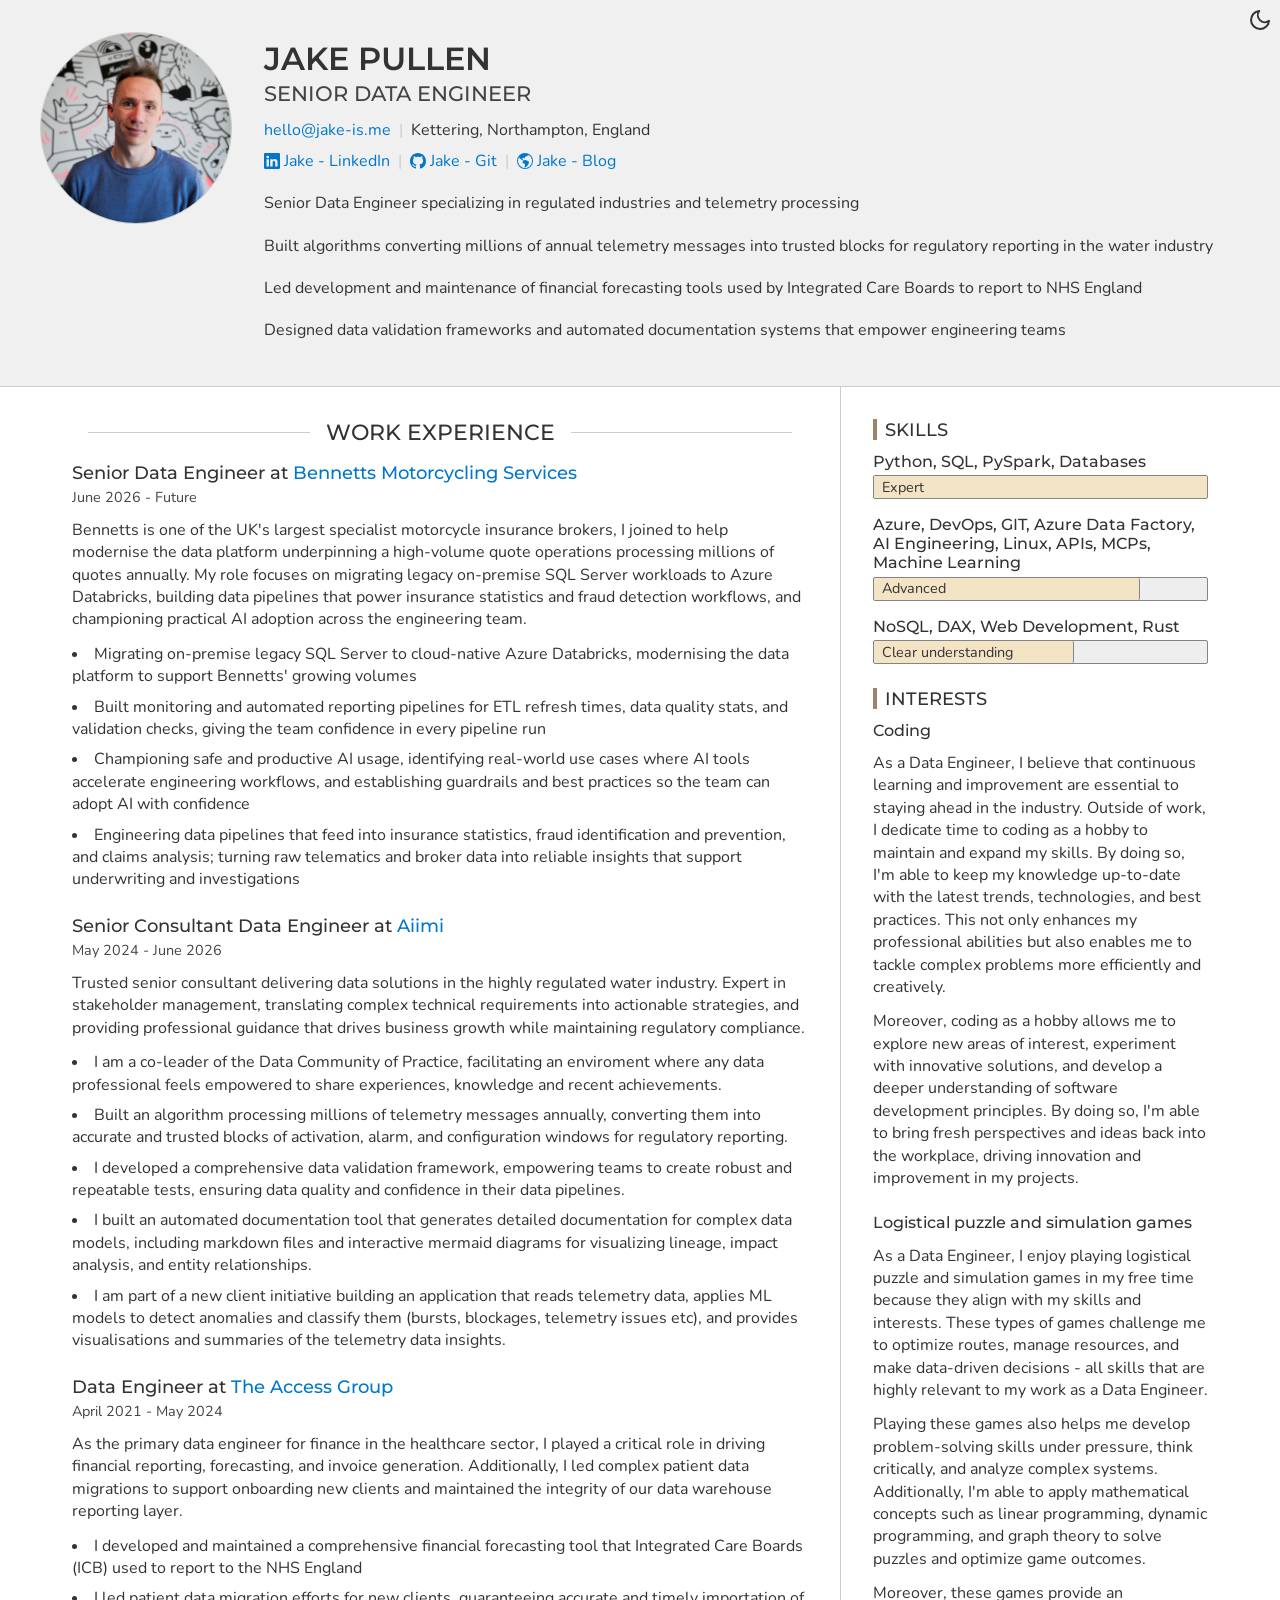
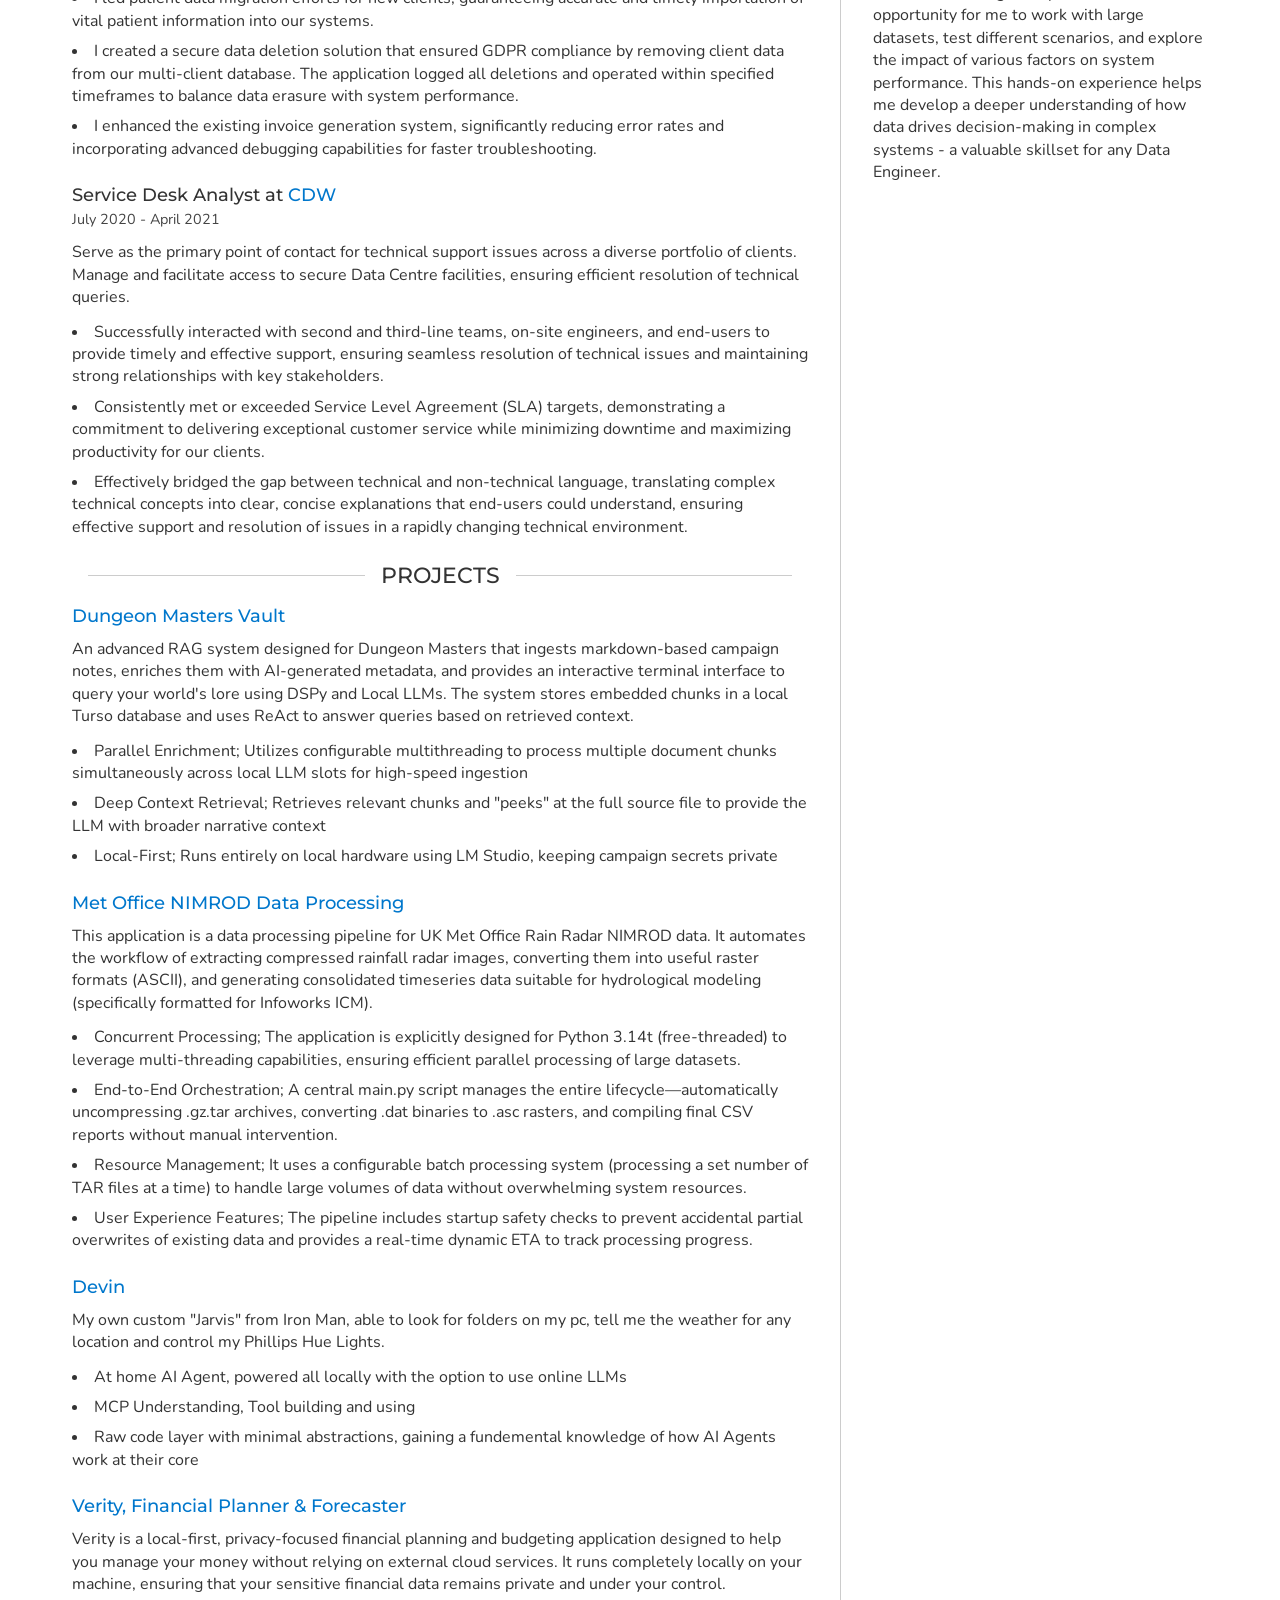
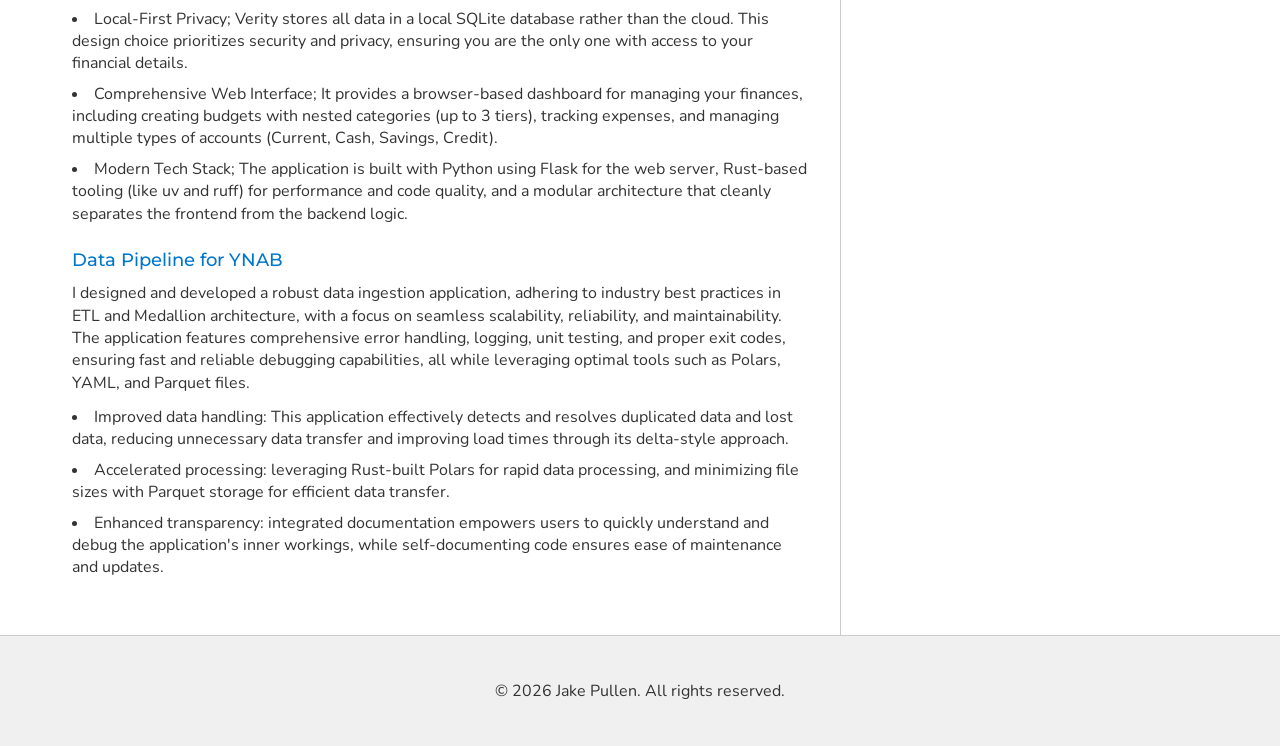
<file: index.html>
<!doctype html>
<html lang="en">

<head>
    <meta charset="utf-8" />
    <meta name="viewport" content="width=device-width, initial-scale=1" />

    <!-- Site Info -->
    <title>Jake Pullen - Portfolio</title>
    <meta name="description" content="Jake Pullen - Senior Data Engineer specializing in regulated industries and telemetry processing" />
    <meta name="author" content="Jake Pullen" />

    <!-- Open Graph Tags: The title of the page for social media sharing. It can match the title tag or be more descriptive. -->
    <meta property="og:title" content="Jake Pullen" />

    <!-- Open Graph Tags: Typically set to "website" for static sites or "article" for content-heavy pages. -->
    <meta property="og:type" content="website" />

    <!-- Open Graph Tags: The URL of the page, used to ensure link previews resolve to the correct page. -->
    <meta property="og:url" content="127.0.0.1:5500/index.html" />

    <!-- Open Graph Tags: URL of an image that represents the page. Useful for link previews. -->
    <meta property="og:image" content="127.0.0.1:5500/img/main_photo.jpg" />

    <!-- Open Graph Tags: Provides an alternative text for the image to improve accessibility. -->
    <meta property="og:image:alt" content="Jake Pullen Profile Image" />

    <!-- Preconnect for Google Fonts -->
    <link rel="preconnect" href="https://fonts.googleapis.com" />
    <link rel="preconnect" href="https://fonts.gstatic.com" crossorigin />

    <!-- Custom Font -->
    <link
        href="https://fonts.googleapis.com/css2?family=Montserrat:ital,wght@0,100..900;1,100..900&family=Nunito:ital,wght@0,200..1000;1,200..1000&display=swap"
        rel="stylesheet" />

    <!-- Stylesheet -->
    <link rel="stylesheet" href="css/modern_normalize.css" />
    <link rel="stylesheet" href="css/html5bp.css" />
    <link rel="stylesheet" href="css/main.css" />

    <!-- Set a theme color that matches your website's primary color -->
    <meta name="theme-color" content="#fafafa" />

    <!-- Favicon for all browsers -->
    <link rel="icon" href="img/fav-icon.png" sizes="any" />
    <link rel="icon" href="img/fav-icon.png" type="image/png" />

    <!-- Apple touch icon for iOS devices -->
    <link rel="apple-touch-icon" sizes="180x180" href="/icon.png" />

    <!-- Web app manifest for Progressive Web Apps -->
    <link rel="manifest" href="/site.webmanifest" />

    <!-- Content Security Policy: Uncomment to enhance security by restricting where content can be loaded from (useful for preventing certain attacks like XSS). Update if adding external sources (e.g., Google Fonts, Bootstrap CDN, analytics, etc). -->
    <!-- <meta http-equiv="Content-Security-Policy" content=" default-src 'self'; script-src 'self' code.jquery.com; style-src 'self' fonts.googleapis.com; font-src fonts.gstatic.com; img-src 'self' images.examplecdn.com; "> -->
</head>

<body>
    <header class="page-header">
        <div class="container">
            <div class="header-top flex-responsive">
                
                <img class="header-image" width="256" height="256" src="img/main_photo.jpg"
                    alt="Jake Pullen Profile Image" />
                
                <div class="header-info">
                    <h1>Jake Pullen</h1>
                    
                    <h2 class="header-label">Senior Data Engineer</h2>
                     
                    <address>
                        <ul class="inline-list flex-responsive">
                            
                            <li>
                                <a href="mailto:hello@jake-is.me">hello@jake-is.me</a>
                            </li>
                              
                            <li>Kettering, Northampton, England</li>
                            
                        </ul>
                    </address>
                     
                    <ul class="inline-list flex-responsive">
                        
                        <li>
                            <a href="https://www.linkedin.com/in/jake-pullen/" rel="noopener noreferrer" aria-label="Jake - LinkedIn"
                                class="link-with-icon">
                                <svg aria-hidden="true"
     xmlns="http://www.w3.org/2000/svg"
     role="img"
     width="16"
     height="16"
     fill="currentColor"
     class="bi bi-linkedin"
     viewBox="0 0 16 16">
  <path d="M0 1.146C0 .513.526 0 1.175 0h13.65C15.474 0 16 .513 16 1.146v13.708c0 .633-.526 1.146-1.175 1.146H1.175C.526 16 0 15.487 0 14.854zm4.943 12.248V6.169H2.542v7.225zm-1.2-8.212c.837 0 1.358-.554 1.358-1.248-.015-.709-.52-1.248-1.342-1.248S2.4 3.226 2.4 3.934c0 .694.521 1.248 1.327 1.248zm4.908 8.212V9.359c0-.216.016-.432.08-.586.173-.431.568-.878 1.232-.878.869 0 1.216.662 1.216 1.634v3.865h2.401V9.25c0-2.22-1.184-3.252-2.764-3.252-1.274 0-1.845.7-2.165 1.193v.025h-.016l.016-.025V6.169h-2.4c.03.678 0 7.225 0 7.225z" />
</svg>
 Jake - LinkedIn
                            </a>
                        </li>
                        
                        <li>
                            <a href="https://git.jakes-asgard.uk/Jake" rel="noopener noreferrer" aria-label="Jake - Git"
                                class="link-with-icon">
                                <svg aria-hidden="true"
     xmlns="http://www.w3.org/2000/svg"
     role="img"
     width="16"
     height="16"
     fill="currentColor"
     class="bi bi-github"
     viewBox="0 0 16 16">
  <path d="M8 0C3.58 0 0 3.58 0 8c0 3.54 2.29 6.53 5.47 7.59.4.07.55-.17.55-.38 0-.19-.01-.82-.01-1.49-2.01.37-2.53-.49-2.69-.94-.09-.23-.48-.94-.82-1.13-.28-.15-.68-.52-.01-.53.63-.01 1.08.58 1.23.82.72 1.21 1.87.87 2.33.66.07-.52.28-.87.51-1.07-1.78-.2-3.64-.89-3.64-3.95 0-.87.31-1.59.82-2.15-.08-.2-.36-1.02.08-2.12 0 0 .67-.21 2.2.82.64-.18 1.32-.27 2-.27s1.36.09 2 .27c1.53-1.04 2.2-.82 2.2-.82.44 1.1.16 1.92.08 2.12.51.56.82 1.27.82 2.15 0 3.07-1.87 3.75-3.65 3.95.29.25.54.73.54 1.48 0 1.07-.01 1.93-.01 2.2 0 .21.15.46.55.38A8.01 8.01 0 0 0 16 8c0-4.42-3.58-8-8-8" />
</svg>
 Jake - Git
                            </a>
                        </li>
                        
                        <li>
                            <a href="/blog" rel="noopener noreferrer" aria-label="Jake - Blog"
                                class="link-with-icon">
                                <svg aria-hidden="true"
     xmlns="http://www.w3.org/2000/svg"
     role="img"
     width="16"
     height="16"
     fill="currentColor"
     class="bi bi-globe-americas"
     viewBox="0 0 16 16">
  <path d="M8 0a8 8 0 1 0 0 16A8 8 0 0 0 8 0M2.04 4.326c.325 1.329 2.532 2.54 3.717 3.19.48.263.793.434.743.484q-.121.12-.242.234c-.416.396-.787.749-.758 1.266.035.634.618.824 1.214 1.017.577.188 1.168.38 1.286.983.082.417-.075.988-.22 1.52-.215.782-.406 1.48.22 1.48 1.5-.5 3.798-3.186 4-5 .138-1.243-2-2-3.5-2.5-.478-.16-.755.081-.99.284-.172.15-.322.279-.51.216-.445-.148-2.5-2-1.5-2.5.78-.39.952-.171 1.227.182.078.099.163.208.273.318.609.304.662-.132.723-.633.039-.322.081-.671.277-.867.434-.434 1.265-.791 2.028-1.12.712-.306 1.365-.587 1.579-.88A7 7 0 1 1 2.04 4.327Z" />
</svg>
 Jake - Blog
                            </a>
                        </li>
                        
                    </ul>
                      
                    <p class="header-summary">Senior Data Engineer specializing in regulated industries and telemetry processing</p>
                    
                    <p class="header-summary">Built algorithms converting millions of annual telemetry messages into trusted blocks for regulatory reporting in the water industry</p>
                    
                    <p class="header-summary">Led development and maintenance of financial forecasting tools used by Integrated Care Boards to report to NHS England</p>
                    
                    <p class="header-summary">Designed data validation frameworks and automated documentation systems that empower engineering teams</p>
                     
                </div>
            </div>
        </div>
        <button class="theme-toggle" id="theme-toggle" aria-label="Toggle Dark Mode">
            <!-- Sun Icon -->
            <svg class="icon-sun" xmlns="http://www.w3.org/2000/svg" width="24" height="24" viewBox="0 0 24 24"
                fill="none" stroke="currentColor" stroke-width="2" stroke-linecap="round" stroke-linejoin="round">
                <circle cx="12" cy="12" r="5"></circle>
                <line x1="12" y1="1" x2="12" y2="3"></line>
                <line x1="12" y1="21" x2="12" y2="23"></line>
                <line x1="4.22" y1="4.22" x2="5.64" y2="5.64"></line>
                <line x1="18.36" y1="18.36" x2="19.78" y2="19.78"></line>
                <line x1="1" y1="12" x2="3" y2="12"></line>
                <line x1="21" y1="12" x2="23" y2="12"></line>
                <line x1="4.22" y1="19.78" x2="5.64" y2="18.36"></line>
                <line x1="18.36" y1="5.64" x2="19.78" y2="4.22"></line>
            </svg>
            <!-- Moon Icon -->
            <svg class="icon-moon" xmlns="http://www.w3.org/2000/svg" width="24" height="24" viewBox="0 0 24 24"
                fill="none" stroke="currentColor" stroke-width="2" stroke-linecap="round" stroke-linejoin="round">
                <path d="M21 12.79A9 9 0 1 1 11.21 3 7 7 0 0 0 21 12.79z"></path>
            </svg>
        </button>
        </div>
    </header>

    <div class="page-content">
        <div class="container">
            <main>
                
                <section>
                    <h2 class="section-heading">Work Experience</h2>
                    
                    <section>
                        <h3>
                             Senior Data Engineer at
                            <a href="https://www.bennetts.co.uk/">Bennetts Motorcycling Services</a>
                            
                        </h3>
                        
                        <p class="section-label">
                            June 2026 - Future
                        </p>
                         
                        <p>Bennetts is one of the UK&#39;s largest specialist motorcycle insurance brokers, I joined to help modernise the data platform underpinning a high-volume quote operations processing millions of quotes annually. My role focuses on migrating legacy on-premise SQL Server workloads to Azure Databricks, building data pipelines that power insurance statistics and fraud detection workflows, and championing practical AI adoption across the engineering team.</p>
                         
                        <ul>
                            
                            <li>Migrating on-premise legacy SQL Server to cloud-native Azure Databricks, modernising the data platform to support Bennetts&#39; growing volumes</li>
                            
                            <li>Built monitoring and automated reporting pipelines for ETL refresh times, data quality stats, and validation checks, giving the team confidence in every pipeline run</li>
                            
                            <li>Championing safe and productive AI usage, identifying real-world use cases where AI tools accelerate engineering workflows, and establishing guardrails and best practices so the team can adopt AI with confidence</li>
                            
                            <li>Engineering data pipelines that feed into insurance statistics, fraud identification and prevention, and claims analysis; turning raw telematics and broker data into reliable insights that support underwriting and investigations</li>
                            
                        </ul>
                        
                    </section>
                    
                    <section>
                        <h3>
                             Senior Consultant Data Engineer at
                            <a href="https://www.aiimi.com/">Aiimi</a>
                            
                        </h3>
                        
                        <p class="section-label">
                            May 2024 - June 2026
                        </p>
                         
                        <p>Trusted senior consultant delivering data solutions in the highly regulated water industry. Expert in stakeholder management, translating complex technical requirements into actionable strategies, and providing professional guidance that drives business growth while maintaining regulatory compliance.</p>
                         
                        <ul>
                            
                            <li>I am a co-leader of the Data Community of Practice, facilitating an enviroment where any data professional feels empowered to share experiences, knowledge and recent achievements.</li>
                            
                            <li>Built an algorithm processing millions of telemetry messages annually, converting them into accurate and trusted blocks of activation, alarm, and configuration windows for regulatory reporting.</li>
                            
                            <li>I developed a comprehensive data validation framework, empowering teams to create robust and repeatable tests, ensuring data quality and confidence in their data pipelines.</li>
                            
                            <li>I built an automated documentation tool that generates detailed documentation for complex data models, including markdown files and interactive mermaid diagrams for visualizing lineage, impact analysis, and entity relationships.</li>
                            
                            <li>I am part of a new client initiative building an application that reads telemetry data, applies ML models to detect anomalies and classify them (bursts, blockages, telemetry issues etc), and provides visualisations and summaries of the telemetry data insights.</li>
                            
                        </ul>
                        
                    </section>
                    
                    <section>
                        <h3>
                             Data Engineer at
                            <a href="https://www.theaccessgroup.com/">The Access Group</a>
                            
                        </h3>
                        
                        <p class="section-label">
                            April 2021 - May 2024
                        </p>
                         
                        <p>As the primary data engineer for finance in the healthcare sector, I played a critical role in driving financial reporting, forecasting, and invoice generation. Additionally, I led complex patient data migrations to support onboarding new clients and maintained the integrity of our data warehouse reporting layer.</p>
                         
                        <ul>
                            
                            <li>I developed and maintained a comprehensive financial forecasting tool that Integrated Care Boards (ICB) used to report to the NHS England</li>
                            
                            <li>I led patient data migration efforts for new clients, guaranteeing accurate and timely importation of vital patient information into our systems.</li>
                            
                            <li>I created a secure data deletion solution that ensured GDPR compliance by removing client data from our multi-client database. The application logged all deletions and operated within specified timeframes to balance data erasure with system performance.</li>
                            
                            <li>I enhanced the existing invoice generation system, significantly reducing error rates and incorporating advanced debugging capabilities for faster troubleshooting.</li>
                            
                        </ul>
                        
                    </section>
                    
                    <section>
                        <h3>
                             Service Desk Analyst at
                            <a href="https://www.uk.cdw.com/">CDW</a>
                            
                        </h3>
                        
                        <p class="section-label">
                            July 2020 - April 2021
                        </p>
                         
                        <p>Serve as the primary point of contact for technical support issues across a diverse portfolio of clients. Manage and facilitate access to secure Data Centre facilities, ensuring efficient resolution of technical queries.</p>
                         
                        <ul>
                            
                            <li>Successfully interacted with second and third-line teams, on-site engineers, and end-users to provide timely and effective support, ensuring seamless resolution of technical issues and maintaining strong relationships with key stakeholders.</li>
                            
                            <li>Consistently met or exceeded Service Level Agreement (SLA) targets, demonstrating a commitment to delivering exceptional customer service while minimizing downtime and maximizing productivity for our clients.</li>
                            
                            <li>Effectively bridged the gap between technical and non-technical language, translating complex technical concepts into clear, concise explanations that end-users could understand, ensuring effective support and resolution of issues in a rapidly changing technical environment.</li>
                            
                        </ul>
                        
                    </section>
                    
                </section>
                 
                <section>
                    <h2 class="section-heading">Projects</h2>
                    
                    <section>
                        <h3>
                            
                            <a href="https://git.jakes-asgard.uk/Jake/dungeon_masters_vault">Dungeon Masters Vault</a>
                            
                        </h3>
                        
                        <p>An advanced RAG system designed for Dungeon Masters that ingests markdown-based campaign notes, enriches them with AI-generated metadata, and provides an interactive terminal interface to query your world&#39;s lore using DSPy and Local LLMs. The system stores embedded chunks in a local Turso database and uses ReAct to answer queries based on retrieved context.</p>
                         
                        <ul>
                            
                            <li>Parallel Enrichment; Utilizes configurable multithreading to process multiple document chunks simultaneously across local LLM slots for high-speed ingestion</li>
                            
                            <li>Deep Context Retrieval; Retrieves relevant chunks and &#34;peeks&#34; at the full source file to provide the LLM with broader narrative context</li>
                            
                            <li>Local-First; Runs entirely on local hardware using LM Studio, keeping campaign secrets private</li>
                            
                        </ul>
                         
                    </section>
                    
                    <section>
                        <h3>
                            
                            <a href="https://git.jakes-asgard.uk/Jake/met_office_radar_data">Met Office NIMROD Data Processing</a>
                            
                        </h3>
                        
                        <p>This application is a data processing pipeline for UK Met Office Rain Radar NIMROD data. It automates the workflow of extracting compressed rainfall radar images, converting them into useful raster formats (ASCII), and generating consolidated timeseries data suitable for hydrological modeling (specifically formatted for Infoworks ICM).</p>
                         
                        <ul>
                            
                            <li>Concurrent Processing; The application is explicitly designed for Python 3.14t (free-threaded) to leverage multi-threading capabilities, ensuring efficient parallel processing of large datasets.</li>
                            
                            <li>End-to-End Orchestration; A central main.py script manages the entire lifecycle—automatically uncompressing .gz.tar archives, converting .dat binaries to .asc rasters, and compiling final CSV reports without manual intervention.</li>
                            
                            <li>Resource Management; It uses a configurable batch processing system (processing a set number of TAR files at a time) to handle large volumes of data without overwhelming system resources.</li>
                            
                            <li>User Experience Features; The pipeline includes startup safety checks to prevent accidental partial overwrites of existing data and provides a real-time dynamic ETA to track processing progress.</li>
                            
                        </ul>
                         
                    </section>
                    
                    <section>
                        <h3>
                            
                            <a href="https://git.jakes-asgard.uk/Jake/devin/">Devin</a>
                            
                        </h3>
                        
                        <p>My own custom &#34;Jarvis&#34; from Iron Man, able to look for folders on my pc, tell me the weather for any location and control my Phillips Hue Lights.</p>
                         
                        <ul>
                            
                            <li>At home AI Agent, powered all locally with the option to use online LLMs</li>
                            
                            <li>MCP Understanding, Tool building and using</li>
                            
                            <li>Raw code layer with minimal abstractions, gaining a fundemental knowledge of how AI Agents work at their core</li>
                            
                        </ul>
                         
                    </section>
                    
                    <section>
                        <h3>
                            
                            <a href="https://git.jakes-asgard.uk/Jake/verity">Verity, Financial Planner &amp; Forecaster</a>
                            
                        </h3>
                        
                        <p>Verity is a local-first, privacy-focused financial planning and budgeting application designed to help you manage your money without relying on external cloud services. It runs completely locally on your machine, ensuring that your sensitive financial data remains private and under your control.</p>
                         
                        <ul>
                            
                            <li>Local-First Privacy; Verity stores all data in a local SQLite database rather than the cloud. This design choice prioritizes security and privacy, ensuring you are the only one with access to your financial details.</li>
                            
                            <li>Comprehensive Web Interface; It provides a browser-based dashboard for managing your finances, including creating budgets with nested categories (up to 3 tiers), tracking expenses, and managing multiple types of accounts (Current, Cash, Savings, Credit).</li>
                            
                            <li>Modern Tech Stack; The application is built with Python using Flask for the web server, Rust-based tooling (like uv and ruff) for performance and code quality, and a modular architecture that cleanly separates the frontend from the backend logic.</li>
                            
                        </ul>
                         
                    </section>
                    
                    <section>
                        <h3>
                            
                            <a href="https://git.jakes-asgard.uk/Jake/data_pipeline_for_YNAB/">Data Pipeline for YNAB</a>
                            
                        </h3>
                        
                        <p>I designed and developed a robust data ingestion application, adhering to industry best practices in ETL and Medallion architecture, with a focus on seamless scalability, reliability, and maintainability. The application features comprehensive error handling, logging, unit testing, and proper exit codes, ensuring fast and reliable debugging capabilities, all while leveraging optimal tools such as Polars, YAML, and Parquet files.</p>
                         
                        <ul>
                            
                            <li>Improved data handling: This application effectively detects and resolves duplicated data and lost data, reducing unnecessary data transfer and improving load times through its delta-style approach.</li>
                            
                            <li>Accelerated processing: leveraging Rust-built Polars for rapid data processing, and minimizing file sizes with Parquet storage for efficient data transfer.</li>
                            
                            <li>Enhanced transparency: integrated documentation empowers users to quickly understand and debug the application&#39;s inner workings, while self-documenting code ensures ease of maintenance and updates.</li>
                            
                        </ul>
                         
                    </section>
                    
                </section>
                  
            </main>

            <!-- Sidebar Section -->
            <aside>
                 
                <section>
                    <h2 class="section-heading">Skills</h2>
                    <ul class="unstyled-list">
                        
                        <li>
                            <h3>Python, SQL, PySpark, Databases</h3>
                            <div class="skill-bar">
                                <div class="skill-bar-fill w-100" role="meter"
                                    aria-valuenow="100" aria-valuemin="0" aria-valuemax="100">
                                    <span class="skill-bar-label">Expert</span>
                                </div>
                            </div>
                        </li>
                        
                        <li>
                            <h3>Azure, DevOps, GIT, Azure Data Factory, AI Engineering, Linux, APIs, MCPs, Machine Learning</h3>
                            <div class="skill-bar">
                                <div class="skill-bar-fill w-80" role="meter"
                                    aria-valuenow="80" aria-valuemin="0" aria-valuemax="100">
                                    <span class="skill-bar-label">Advanced</span>
                                </div>
                            </div>
                        </li>
                        
                        <li>
                            <h3>NoSQL, DAX, Web Development, Rust</h3>
                            <div class="skill-bar">
                                <div class="skill-bar-fill w-60" role="meter"
                                    aria-valuenow="60" aria-valuemin="0" aria-valuemax="100">
                                    <span class="skill-bar-label">Clear understanding</span>
                                </div>
                            </div>
                        </li>
                        
                    </ul>
                </section>
                  
                <section>
                    <h2 class="section-heading">Interests</h2>
                    
                    <section>
                        <h3>Coding</h3>
                         
                        <p>As a Data Engineer, I believe that continuous learning and improvement are essential to staying ahead in the industry. Outside of work, I dedicate time to coding as a hobby to maintain and expand my skills. By doing so, I&#39;m able to keep my knowledge up-to-date with the latest trends, technologies, and best practices. This not only enhances my professional abilities but also enables me to tackle complex problems more efficiently and creatively.</p>
                        
                        <p>Moreover, coding as a hobby allows me to explore new areas of interest, experiment with innovative solutions, and develop a deeper understanding of software development principles. By doing so, I&#39;m able to bring fresh perspectives and ideas back into the workplace, driving innovation and improvement in my projects.</p>
                          
                    </section>
                    
                    <section>
                        <h3>Logistical puzzle and simulation games</h3>
                         
                        <p>As a Data Engineer, I enjoy playing logistical puzzle and simulation games in my free time because they align with my skills and interests. These types of games challenge me to optimize routes, manage resources, and make data-driven decisions - all skills that are highly relevant to my work as a Data Engineer.</p>
                        
                        <p>Playing these games also helps me develop problem-solving skills under pressure, think critically, and analyze complex systems. Additionally, I&#39;m able to apply mathematical concepts such as linear programming, dynamic programming, and graph theory to solve puzzles and optimize game outcomes.</p>
                        
                        <p>Moreover, these games provide an opportunity for me to work with large datasets, test different scenarios, and explore the impact of various factors on system performance. This hands-on experience helps me develop a deeper understanding of how data drives decision-making in complex systems - a valuable skillset for any Data Engineer.</p>
                          
                    </section>
                    
                </section>
                
            </aside>
        </div>
    </div>

    <footer class="page-footer">
        <div class="container">
            <p>© 2026 Jake Pullen. All rights reserved.</p>
        </div>
    </footer>

    <script src="js/app.js"></script>
</body>

</html>
</file>
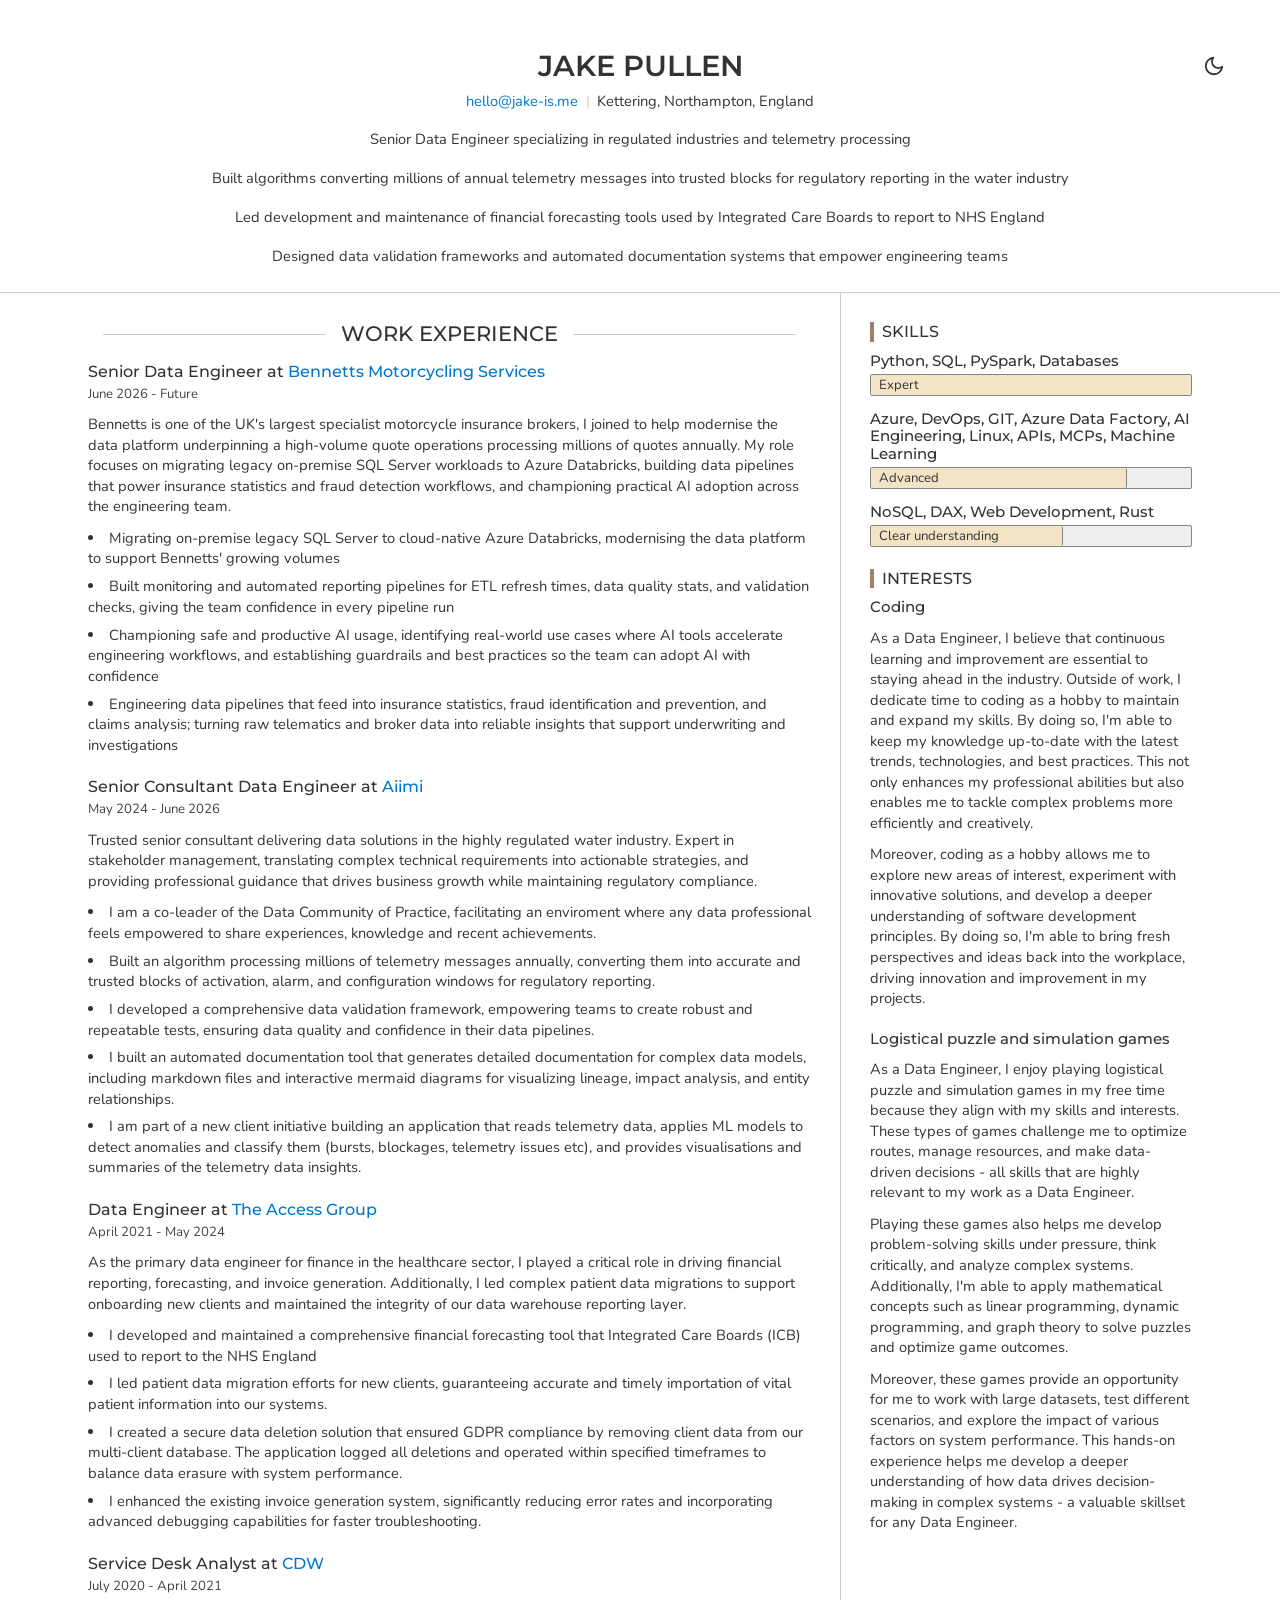
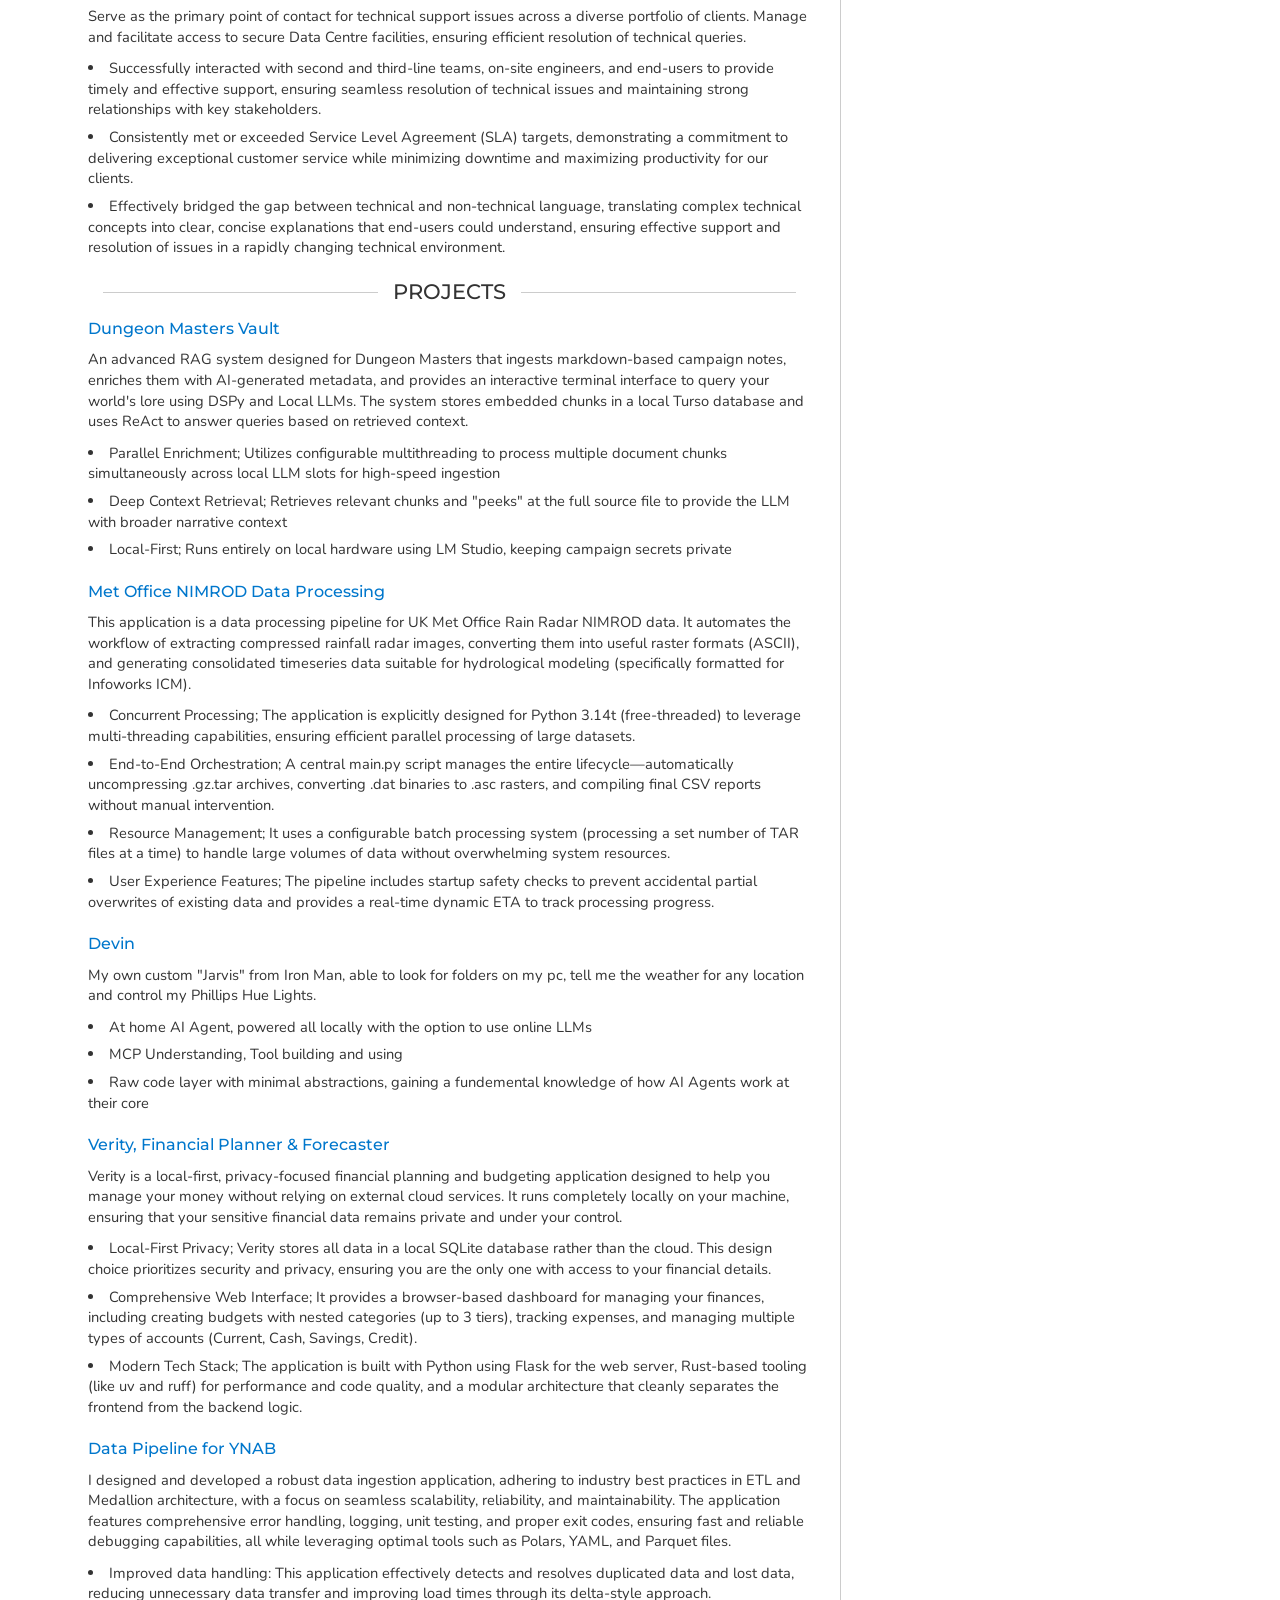
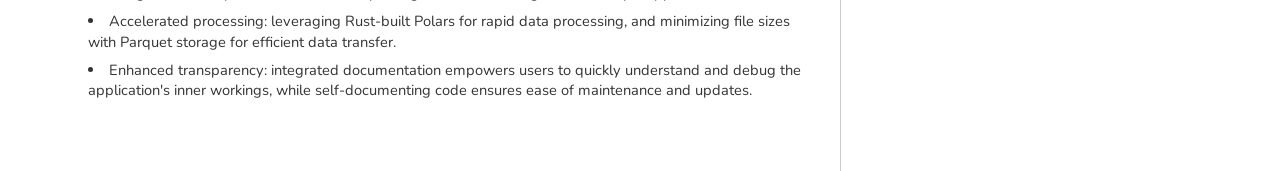
<file: resume.html>
<!doctype html>
<html lang="en">

<head>
    <meta charset="utf-8" />
    <meta name="viewport" content="width=device-width, initial-scale=1" />

    <!-- Site Info -->
    <title>Jake Pullen - Resume</title>
    <meta name="description" content="Jake Pullen - Senior Data Engineer specializing in regulated industries and telemetry processing" />
    <meta name="author" content="Jake Pullen" />

    <!-- Open Graph Tags: The title of the page for social media sharing. It can match the title tag or be more descriptive. -->
    <meta property="og:title" content="Jake Pullen" />

    <!-- Open Graph Tags: Typically set to "website" for static sites or "article" for content-heavy pages. -->
    <meta property="og:type" content="website" />

    <!-- Open Graph Tags: The URL of the page, used to ensure link previews resolve to the correct page. -->
    <meta property="og:url" content="127.0.0.1:5500/resume.html" />

    <!-- Open Graph Tags: URL of an image that represents the page. Useful for link previews. -->
    <meta property="og:image" content="127.0.0.1:5500/img/main_photo.jpg" />

    <!-- Open Graph Tags: Provides an alternative text for the image to improve accessibility. -->
    <meta property="og:image:alt" content="Jake Pullen Profile Image" />

    <!-- Preconnect for Google Fonts -->
    <link rel="preconnect" href="https://fonts.googleapis.com" />
    <link rel="preconnect" href="https://fonts.gstatic.com" crossorigin />

    <!-- Custom Font -->
    <link
        href="https://fonts.googleapis.com/css2?family=Montserrat:ital,wght@0,100..900;1,100..900&family=Nunito:ital,wght@0,200..1000;1,200..1000&display=swap"
        rel="stylesheet" />

    <!-- Stylesheet -->
    <link rel="stylesheet" href="css/modern_normalize.css" />
    <link rel="stylesheet" href="css/html5bp.css" />
    <link rel="stylesheet" href="css/main.css" />
    <link rel="stylesheet" href="css/resume.css" />

    <!-- Set a theme color that matches your website's primary color -->
    <meta name="theme-color" content="#fafafa" />

    <!-- Favicon for all browsers -->
    <link rel="icon" href="/favicon.ico" sizes="any" />
    <link rel="icon" href="/icon.svg" type="image/svg+xml" />

    <!-- Apple touch icon for iOS devices -->
    <link rel="apple-touch-icon" sizes="180x180" href="/icon.png" />

    <!-- Web app manifest for Progressive Web Apps -->
    <link rel="manifest" href="/site.webmanifest" />

    <!-- Content Security Policy: Uncomment to enhance security by restricting where content can be loaded from (useful for preventing certain attacks like XSS). Update if adding external sources (e.g., Google Fonts, Bootstrap CDN, analytics, etc). -->
    <!-- <meta http-equiv="Content-Security-Policy" content=" default-src 'self'; script-src 'self' code.jquery.com; style-src 'self' fonts.googleapis.com; font-src fonts.gstatic.com; img-src 'self' images.examplecdn.com; "> -->
</head>

<body>
    <header class="page-header">
        <div class="container">
            <div class="header-top flex-responsive">
                <div class="header-info">
                    <h1>Jake Pullen</h1>
                    
                    <address>
                        <ul class="inline-list flex-responsive">
                            
                            <li>
                                <a href="mailto:hello@jake-is.me">hello@jake-is.me</a>
                            </li>
                              
                            <li>Kettering, Northampton, England</li>
                            
                        </ul>
                    </address>
                      
                    <p class="header-summary">Senior Data Engineer specializing in regulated industries and telemetry processing</p>
                    
                    <p class="header-summary">Built algorithms converting millions of annual telemetry messages into trusted blocks for regulatory reporting in the water industry</p>
                    
                    <p class="header-summary">Led development and maintenance of financial forecasting tools used by Integrated Care Boards to report to NHS England</p>
                    
                    <p class="header-summary">Designed data validation frameworks and automated documentation systems that empower engineering teams</p>
                     
                </div>
                <button class="theme-toggle" id="theme-toggle" aria-label="Toggle Dark Mode">
                    <!-- Sun Icon -->
                    <svg class="icon-sun" xmlns="http://www.w3.org/2000/svg" width="24" height="24" viewBox="0 0 24 24"
                        fill="none" stroke="currentColor" stroke-width="2" stroke-linecap="round"
                        stroke-linejoin="round">
                        <circle cx="12" cy="12" r="5"></circle>
                        <line x1="12" y1="1" x2="12" y2="3"></line>
                        <line x1="12" y1="21" x2="12" y2="23"></line>
                        <line x1="4.22" y1="4.22" x2="5.64" y2="5.64"></line>
                        <line x1="18.36" y1="18.36" x2="19.78" y2="19.78"></line>
                        <line x1="1" y1="12" x2="3" y2="12"></line>
                        <line x1="21" y1="12" x2="23" y2="12"></line>
                        <line x1="4.22" y1="19.78" x2="5.64" y2="18.36"></line>
                        <line x1="18.36" y1="5.64" x2="19.78" y2="4.22"></line>
                    </svg>
                    <!-- Moon Icon -->
                    <svg class="icon-moon" xmlns="http://www.w3.org/2000/svg" width="24" height="24" viewBox="0 0 24 24"
                        fill="none" stroke="currentColor" stroke-width="2" stroke-linecap="round"
                        stroke-linejoin="round">
                        <path d="M21 12.79A9 9 0 1 1 11.21 3 7 7 0 0 0 21 12.79z"></path>
                    </svg>
                </button>
            </div>
        </div>
    </header>

    <div class="page-content">
        <div class="container">
            <main>
                
                <section>
                    <h2 class="section-heading">Work Experience</h2>
                    
                    <section>
                        <h3>
                             Senior Data Engineer at
                            <a href="https://www.bennetts.co.uk/">Bennetts Motorcycling Services</a>
                            
                        </h3>
                        
                        <p class="section-label">
                            June 2026 - Future
                        </p>
                         
                        <p>Bennetts is one of the UK&#39;s largest specialist motorcycle insurance brokers, I joined to help modernise the data platform underpinning a high-volume quote operations processing millions of quotes annually. My role focuses on migrating legacy on-premise SQL Server workloads to Azure Databricks, building data pipelines that power insurance statistics and fraud detection workflows, and championing practical AI adoption across the engineering team.</p>
                         
                        <ul>
                            
                            <li>Migrating on-premise legacy SQL Server to cloud-native Azure Databricks, modernising the data platform to support Bennetts&#39; growing volumes</li>
                            
                            <li>Built monitoring and automated reporting pipelines for ETL refresh times, data quality stats, and validation checks, giving the team confidence in every pipeline run</li>
                            
                            <li>Championing safe and productive AI usage, identifying real-world use cases where AI tools accelerate engineering workflows, and establishing guardrails and best practices so the team can adopt AI with confidence</li>
                            
                            <li>Engineering data pipelines that feed into insurance statistics, fraud identification and prevention, and claims analysis; turning raw telematics and broker data into reliable insights that support underwriting and investigations</li>
                            
                        </ul>
                        
                    </section>
                    
                    <section>
                        <h3>
                             Senior Consultant Data Engineer at
                            <a href="https://www.aiimi.com/">Aiimi</a>
                            
                        </h3>
                        
                        <p class="section-label">
                            May 2024 - June 2026
                        </p>
                         
                        <p>Trusted senior consultant delivering data solutions in the highly regulated water industry. Expert in stakeholder management, translating complex technical requirements into actionable strategies, and providing professional guidance that drives business growth while maintaining regulatory compliance.</p>
                         
                        <ul>
                            
                            <li>I am a co-leader of the Data Community of Practice, facilitating an enviroment where any data professional feels empowered to share experiences, knowledge and recent achievements.</li>
                            
                            <li>Built an algorithm processing millions of telemetry messages annually, converting them into accurate and trusted blocks of activation, alarm, and configuration windows for regulatory reporting.</li>
                            
                            <li>I developed a comprehensive data validation framework, empowering teams to create robust and repeatable tests, ensuring data quality and confidence in their data pipelines.</li>
                            
                            <li>I built an automated documentation tool that generates detailed documentation for complex data models, including markdown files and interactive mermaid diagrams for visualizing lineage, impact analysis, and entity relationships.</li>
                            
                            <li>I am part of a new client initiative building an application that reads telemetry data, applies ML models to detect anomalies and classify them (bursts, blockages, telemetry issues etc), and provides visualisations and summaries of the telemetry data insights.</li>
                            
                        </ul>
                        
                    </section>
                    
                    <section>
                        <h3>
                             Data Engineer at
                            <a href="https://www.theaccessgroup.com/">The Access Group</a>
                            
                        </h3>
                        
                        <p class="section-label">
                            April 2021 - May 2024
                        </p>
                         
                        <p>As the primary data engineer for finance in the healthcare sector, I played a critical role in driving financial reporting, forecasting, and invoice generation. Additionally, I led complex patient data migrations to support onboarding new clients and maintained the integrity of our data warehouse reporting layer.</p>
                         
                        <ul>
                            
                            <li>I developed and maintained a comprehensive financial forecasting tool that Integrated Care Boards (ICB) used to report to the NHS England</li>
                            
                            <li>I led patient data migration efforts for new clients, guaranteeing accurate and timely importation of vital patient information into our systems.</li>
                            
                            <li>I created a secure data deletion solution that ensured GDPR compliance by removing client data from our multi-client database. The application logged all deletions and operated within specified timeframes to balance data erasure with system performance.</li>
                            
                            <li>I enhanced the existing invoice generation system, significantly reducing error rates and incorporating advanced debugging capabilities for faster troubleshooting.</li>
                            
                        </ul>
                        
                    </section>
                    
                    <section>
                        <h3>
                             Service Desk Analyst at
                            <a href="https://www.uk.cdw.com/">CDW</a>
                            
                        </h3>
                        
                        <p class="section-label">
                            July 2020 - April 2021
                        </p>
                         
                        <p>Serve as the primary point of contact for technical support issues across a diverse portfolio of clients. Manage and facilitate access to secure Data Centre facilities, ensuring efficient resolution of technical queries.</p>
                         
                        <ul>
                            
                            <li>Successfully interacted with second and third-line teams, on-site engineers, and end-users to provide timely and effective support, ensuring seamless resolution of technical issues and maintaining strong relationships with key stakeholders.</li>
                            
                            <li>Consistently met or exceeded Service Level Agreement (SLA) targets, demonstrating a commitment to delivering exceptional customer service while minimizing downtime and maximizing productivity for our clients.</li>
                            
                            <li>Effectively bridged the gap between technical and non-technical language, translating complex technical concepts into clear, concise explanations that end-users could understand, ensuring effective support and resolution of issues in a rapidly changing technical environment.</li>
                            
                        </ul>
                        
                    </section>
                    
                </section>
                 
                <section>
                    <h2 class="section-heading">Projects</h2>
                    
                    <section>
                        <h3>
                            
                            <a href="https://git.jakes-asgard.uk/Jake/dungeon_masters_vault">Dungeon Masters Vault</a>
                            
                        </h3>
                        
                        <p>An advanced RAG system designed for Dungeon Masters that ingests markdown-based campaign notes, enriches them with AI-generated metadata, and provides an interactive terminal interface to query your world&#39;s lore using DSPy and Local LLMs. The system stores embedded chunks in a local Turso database and uses ReAct to answer queries based on retrieved context.</p>
                         
                        <ul>
                            
                            <li>Parallel Enrichment; Utilizes configurable multithreading to process multiple document chunks simultaneously across local LLM slots for high-speed ingestion</li>
                            
                            <li>Deep Context Retrieval; Retrieves relevant chunks and &#34;peeks&#34; at the full source file to provide the LLM with broader narrative context</li>
                            
                            <li>Local-First; Runs entirely on local hardware using LM Studio, keeping campaign secrets private</li>
                            
                        </ul>
                        
                    </section>
                    
                    <section>
                        <h3>
                            
                            <a href="https://git.jakes-asgard.uk/Jake/met_office_radar_data">Met Office NIMROD Data Processing</a>
                            
                        </h3>
                        
                        <p>This application is a data processing pipeline for UK Met Office Rain Radar NIMROD data. It automates the workflow of extracting compressed rainfall radar images, converting them into useful raster formats (ASCII), and generating consolidated timeseries data suitable for hydrological modeling (specifically formatted for Infoworks ICM).</p>
                         
                        <ul>
                            
                            <li>Concurrent Processing; The application is explicitly designed for Python 3.14t (free-threaded) to leverage multi-threading capabilities, ensuring efficient parallel processing of large datasets.</li>
                            
                            <li>End-to-End Orchestration; A central main.py script manages the entire lifecycle—automatically uncompressing .gz.tar archives, converting .dat binaries to .asc rasters, and compiling final CSV reports without manual intervention.</li>
                            
                            <li>Resource Management; It uses a configurable batch processing system (processing a set number of TAR files at a time) to handle large volumes of data without overwhelming system resources.</li>
                            
                            <li>User Experience Features; The pipeline includes startup safety checks to prevent accidental partial overwrites of existing data and provides a real-time dynamic ETA to track processing progress.</li>
                            
                        </ul>
                        
                    </section>
                    
                    <section>
                        <h3>
                            
                            <a href="https://git.jakes-asgard.uk/Jake/devin/">Devin</a>
                            
                        </h3>
                        
                        <p>My own custom &#34;Jarvis&#34; from Iron Man, able to look for folders on my pc, tell me the weather for any location and control my Phillips Hue Lights.</p>
                         
                        <ul>
                            
                            <li>At home AI Agent, powered all locally with the option to use online LLMs</li>
                            
                            <li>MCP Understanding, Tool building and using</li>
                            
                            <li>Raw code layer with minimal abstractions, gaining a fundemental knowledge of how AI Agents work at their core</li>
                            
                        </ul>
                        
                    </section>
                    
                    <section>
                        <h3>
                            
                            <a href="https://git.jakes-asgard.uk/Jake/verity">Verity, Financial Planner &amp; Forecaster</a>
                            
                        </h3>
                        
                        <p>Verity is a local-first, privacy-focused financial planning and budgeting application designed to help you manage your money without relying on external cloud services. It runs completely locally on your machine, ensuring that your sensitive financial data remains private and under your control.</p>
                         
                        <ul>
                            
                            <li>Local-First Privacy; Verity stores all data in a local SQLite database rather than the cloud. This design choice prioritizes security and privacy, ensuring you are the only one with access to your financial details.</li>
                            
                            <li>Comprehensive Web Interface; It provides a browser-based dashboard for managing your finances, including creating budgets with nested categories (up to 3 tiers), tracking expenses, and managing multiple types of accounts (Current, Cash, Savings, Credit).</li>
                            
                            <li>Modern Tech Stack; The application is built with Python using Flask for the web server, Rust-based tooling (like uv and ruff) for performance and code quality, and a modular architecture that cleanly separates the frontend from the backend logic.</li>
                            
                        </ul>
                        
                    </section>
                    
                    <section>
                        <h3>
                            
                            <a href="https://git.jakes-asgard.uk/Jake/data_pipeline_for_YNAB/">Data Pipeline for YNAB</a>
                            
                        </h3>
                        
                        <p>I designed and developed a robust data ingestion application, adhering to industry best practices in ETL and Medallion architecture, with a focus on seamless scalability, reliability, and maintainability. The application features comprehensive error handling, logging, unit testing, and proper exit codes, ensuring fast and reliable debugging capabilities, all while leveraging optimal tools such as Polars, YAML, and Parquet files.</p>
                         
                        <ul>
                            
                            <li>Improved data handling: This application effectively detects and resolves duplicated data and lost data, reducing unnecessary data transfer and improving load times through its delta-style approach.</li>
                            
                            <li>Accelerated processing: leveraging Rust-built Polars for rapid data processing, and minimizing file sizes with Parquet storage for efficient data transfer.</li>
                            
                            <li>Enhanced transparency: integrated documentation empowers users to quickly understand and debug the application&#39;s inner workings, while self-documenting code ensures ease of maintenance and updates.</li>
                            
                        </ul>
                        
                    </section>
                    
                </section>
                
            </main>

            <!-- Sidebar Section -->
            <aside>
                 
                <section>
                    <h2 class="section-heading">Skills</h2>
                    <ul class="unstyled-list">
                        
                        <li>
                            <h3>Python, SQL, PySpark, Databases</h3>
                            <div class="skill-bar">
                                <div class="skill-bar-fill w-100" role="meter"
                                    aria-valuenow="100" aria-valuemin="0" aria-valuemax="100">
                                    <span class="skill-bar-label">Expert</span>
                                </div>
                            </div>
                        </li>
                        
                        <li>
                            <h3>Azure, DevOps, GIT, Azure Data Factory, AI Engineering, Linux, APIs, MCPs, Machine Learning</h3>
                            <div class="skill-bar">
                                <div class="skill-bar-fill w-80" role="meter"
                                    aria-valuenow="80" aria-valuemin="0" aria-valuemax="100">
                                    <span class="skill-bar-label">Advanced</span>
                                </div>
                            </div>
                        </li>
                        
                        <li>
                            <h3>NoSQL, DAX, Web Development, Rust</h3>
                            <div class="skill-bar">
                                <div class="skill-bar-fill w-60" role="meter"
                                    aria-valuenow="60" aria-valuemin="0" aria-valuemax="100">
                                    <span class="skill-bar-label">Clear understanding</span>
                                </div>
                            </div>
                        </li>
                        
                    </ul>
                </section>
                  
                <section>
                    <h2 class="section-heading">Interests</h2>
                    
                    <section>
                        <h3>Coding</h3>
                         
                        <p>As a Data Engineer, I believe that continuous learning and improvement are essential to staying ahead in the industry. Outside of work, I dedicate time to coding as a hobby to maintain and expand my skills. By doing so, I&#39;m able to keep my knowledge up-to-date with the latest trends, technologies, and best practices. This not only enhances my professional abilities but also enables me to tackle complex problems more efficiently and creatively.</p>
                        
                        <p>Moreover, coding as a hobby allows me to explore new areas of interest, experiment with innovative solutions, and develop a deeper understanding of software development principles. By doing so, I&#39;m able to bring fresh perspectives and ideas back into the workplace, driving innovation and improvement in my projects.</p>
                          
                    </section>
                    
                    <section>
                        <h3>Logistical puzzle and simulation games</h3>
                         
                        <p>As a Data Engineer, I enjoy playing logistical puzzle and simulation games in my free time because they align with my skills and interests. These types of games challenge me to optimize routes, manage resources, and make data-driven decisions - all skills that are highly relevant to my work as a Data Engineer.</p>
                        
                        <p>Playing these games also helps me develop problem-solving skills under pressure, think critically, and analyze complex systems. Additionally, I&#39;m able to apply mathematical concepts such as linear programming, dynamic programming, and graph theory to solve puzzles and optimize game outcomes.</p>
                        
                        <p>Moreover, these games provide an opportunity for me to work with large datasets, test different scenarios, and explore the impact of various factors on system performance. This hands-on experience helps me develop a deeper understanding of how data drives decision-making in complex systems - a valuable skillset for any Data Engineer.</p>
                          
                    </section>
                    
                </section>
                
            </aside>
        </div>
    </div>
    <script src="js/app.js"></script>
</body>

</html>
</file>
<file: css/html5bp.css>
/*! HTML5 Boilerplate v9.0.1 | MIT License | https://html5boilerplate.com/ */

/* main.css 3.0.0 | MIT License | https://github.com/h5bp/main.css#readme */
/*
 * What follows is the result of much research on cross-browser styling.
 * Credit left inline and big thanks to Nicolas Gallagher, Jonathan Neal,
 * Kroc Camen, and the H5BP dev community and team.
 */

/* ==========================================================================
   Base styles: opinionated defaults
   ========================================================================== */

html {
  color: #222;
  font-size: 1em;
  line-height: 1.4;
}

/*
 * Remove text-shadow in selection highlight:
 * https://twitter.com/miketaylr/status/12228805301
 *
 * Customize the background color to match your design.
 */

::-moz-selection {
  background: #b3d4fc;
  text-shadow: none;
}

::selection {
  background: #b3d4fc;
  text-shadow: none;
}

/*
 * A better looking default horizontal rule
 */

hr {
  display: block;
  height: 1px;
  border: 0;
  border-top: 1px solid #ccc;
  margin: 1em 0;
  padding: 0;
}

/*
 * Remove the gap between audio, canvas, iframes,
 * images, videos and the bottom of their containers:
 * https://github.com/h5bp/html5-boilerplate/issues/440
 */

audio,
canvas,
iframe,
img,
svg,
video {
  vertical-align: middle;
}

/*
 * Remove default fieldset styles.
 */

fieldset {
  border: 0;
  margin: 0;
  padding: 0;
}

/*
 * Allow only vertical resizing of textareas.
 */

textarea {
  resize: vertical;
}

/* ==========================================================================
   Author's custom styles
   ========================================================================== */

/* ==========================================================================
   Helper classes
   ========================================================================== */

/*
 * Hide visually and from screen readers
 */

.hidden,
[hidden] {
  display: none !important;
}

/*
 * Hide only visually, but have it available for screen readers:
 * https://snook.ca/archives/html_and_css/hiding-content-for-accessibility
 *
 * 1. For long content, line feeds are not interpreted as spaces and small width
 *    causes content to wrap 1 word per line:
 *    https://medium.com/@jessebeach/beware-smushed-off-screen-accessible-text-5952a4c2cbfe
 */

.visually-hidden {
  border: 0;
  clip: rect(0, 0, 0, 0);
  height: 1px;
  margin: -1px;
  overflow: hidden;
  padding: 0;
  position: absolute;
  white-space: nowrap;
  width: 1px;
  /* 1 */
}

/*
 * Extends the .visually-hidden class to allow the element
 * to be focusable when navigated to via the keyboard:
 * https://www.drupal.org/node/897638
 */

.visually-hidden.focusable:active,
.visually-hidden.focusable:focus {
  clip: auto;
  height: auto;
  margin: 0;
  overflow: visible;
  position: static;
  white-space: inherit;
  width: auto;
}

/*
 * Hide visually and from screen readers, but maintain layout
 */

.invisible {
  visibility: hidden;
}

/*
 * Clearfix: contain floats
 *
 * The use of `table` rather than `block` is only necessary if using
 * `::before` to contain the top-margins of child elements.
 */

.clearfix::before,
.clearfix::after {
  content: "";
  display: table;
}

.clearfix::after {
  clear: both;
}

/* ==========================================================================
   EXAMPLE Media Queries for Responsive Design.
   These examples override the primary ('mobile first') styles.
   Modify as content requires.
   ========================================================================== */

@media only screen and (min-width: 35em) {
  /* Style adjustments for viewports that meet the condition */
}

@media print,
  (-webkit-min-device-pixel-ratio: 1.25),
  (min-resolution: 1.25dppx),
  (min-resolution: 120dpi) {
  /* Style adjustments for high resolution devices */
}

/* ==========================================================================
   Print styles.
   Inlined to avoid the additional HTTP request:
   https://www.phpied.com/delay-loading-your-print-css/
   ========================================================================== */

@media print {
  *,
  *::before,
  *::after {
    background: #fff !important;
    color: #000 !important;
    /* Black prints faster */
    box-shadow: none !important;
    text-shadow: none !important;
  }

  a,
  a:visited {
    text-decoration: underline;
  }

  a[href]::after {
    content: " (" attr(href) ")";
  }

  abbr[title]::after {
    content: " (" attr(title) ")";
  }

  /*
   * Don't show links that are fragment identifiers,
   * or use the `javascript:` pseudo protocol
   */
  a[href^="#"]::after,
  a[href^="javascript:"]::after {
    content: "";
  }

  pre {
    white-space: pre-wrap !important;
  }

  pre,
  blockquote {
    border: 1px solid #999;
    page-break-inside: avoid;
  }

  tr,
  img {
    page-break-inside: avoid;
  }

  p,
  h2,
  h3 {
    orphans: 3;
    widows: 3;
  }

  h2,
  h3 {
    page-break-after: avoid;
  }
}
</file>
<file: css/main.css>
:root {
  --link-color: #0077cc;
  --link-color-hover: #00487c;
  --header-footer-bg-color: #f0f0f0;
  --aside-accent-color: #9d836b;
  --skill-bar-fill-color: #f3e4c6;
  --blockquote-bg-color: #f7fafc;
  --blockquote-accent-color: #4a5568;
  --blockquote-text-color: #4a5568;
  --bg-color: #ffffff;
  --text-color: #333333;
  --heading-color: #444444;
  --card-border-color: #ccc;
  --spacing-inline: 0.5rem;
}

[data-theme="dark"] {
  --link-color: #66b3ff;
  --link-color-hover: #99ccff;
  --header-footer-bg-color: #2d2d2d;
  --aside-accent-color: #b0967d;
  --skill-bar-fill-color: #5a4b35;
  --blockquote-bg-color: #2d3748;
  --blockquote-accent-color: #a0aec0;
  --blockquote-text-color: #e2e8f0;
  --bg-color: #1a1a1a;
  --text-color: #e0e0e0;
  --heading-color: #f0f0f0;
  --card-border-color: #444;
}

.theme-toggle {
  background: none;
  border: none;
  padding: 0.5rem;
  cursor: pointer;
  color: var(--text-color);
  position: absolute;
  top: 0;
  right: 0;
  display: flex;
  align-items: center;
  justify-content: center;
}

.theme-toggle:hover {
  background-color: transparent;
  color: var(--link-color);
}

.icon-sun,
.icon-moon {
  width: 1.5rem;
  height: 1.5rem;
  transition: transform 0.3s ease;
}

/* Default Light Mode: Show Moon, Hide Sun */
.icon-sun {
  display: none;
}

.icon-moon {
  display: block;
}

/* Dark Mode: Show Sun, Hide Moon */
[data-theme="dark"] .icon-sun {
  display: block;
}

[data-theme="dark"] .icon-moon {
  display: none;
}

/* Base Styles */
body {
  font-family: "Nunito", "Segoe UI", "Helvetica Neue", Helvetica, Arial,
    sans-serif;
  font-weight: 400;
  display: grid;
  grid-template-rows: auto 1fr auto;
  min-height: 100vh;
  background-color: var(--bg-color);
  color: var(--text-color);
}

h1,
h2,
h3,
h4,
h5,
h6 {
  margin: 0;
  font-family: "Montserrat", "Segoe UI", "Helvetica Neue", Helvetica, Arial,
    sans-serif;
  font-weight: 400;
  line-height: 1.2;
}

h1 {
  font-size: 2rem;
  font-weight: 600;
  text-transform: uppercase;
}

h2 {
  font-size: 1.4rem;
  font-weight: 500;
  text-transform: uppercase;
}

h3 {
  font-size: 1.1rem;
  font-weight: 500;
}

h4 {
  font-size: 1rem;
  font-weight: 500;
}

h5 {
  font-size: 1rem;
  font-weight: 500;
}

h6 {
  font-size: 1rem;
  font-weight: 500;
}

p {
  margin: 0.75rem 0;
}

a {
  color: var(--link-color) !important;
  text-decoration: none;
}

a:hover {
  color: var(--link-color-hover);
  text-decoration: underline;
}

address {
  font-style: normal;
}

figure,
ul {
  margin: 0;
  padding: 0;
}

header,
main,
aside,
footer {
  padding: 2rem;
}

header {
  padding-bottom: 0.5rem;
}

aside {
  border-top: 1px solid var(--card-border-color);
}

footer {
  text-align: center;
}

section {
  margin-bottom: 1.5rem;
}

/* Utility */
.block {
  display: block;
  margin: 0.25rem 0;
}

.flex-responsive {
  display: flex;
  flex-direction: column;
  align-items: center;
  text-align: center;
}

/* Main Layout */
.container {
  width: 100%;
  max-width: 1200px;
  margin: 0 auto;
}

.page-content .container {
  display: grid;
  grid-template-columns: 1fr;
}

.page-header,
.page-footer {
  background: var(--header-footer-bg-color);
}

.page-header {
  border-bottom: 1px solid var(--card-border-color);
}

.page-header .container {
  display: flex;
  flex-direction: column;
  position: relative;
  /* For absolute positioning of toggle */
}

.header-top {
  gap: 1rem;
}

.header-image {
  width: 100%;
  max-width: 256px;
  aspect-ratio: 1 / 1;
  border-radius: 50%;
  object-fit: cover;
  border: 1px solid var(--card-border-color);
}

.header-info ul {
  margin: 1rem 0;
}

.link-with-icon {
  display: flex;
  align-items: center;
  gap: 0.25rem;
}

.header-label {
  font-size: 1.3rem;
  color: var(--heading-color);
  margin-top: 0.2rem;
  margin-bottom: 0.8rem;
}

.header-summary {
  margin: 1.25rem 0;
}

.page-footer {
  border-top: 1px solid var(--card-border-color);
}

.section-heading {
  display: flex;
  align-items: center;
  text-align: center;
  margin-bottom: 1rem;
}

.section-heading::before,
.section-heading::after {
  content: "";
  flex: 1;
  border-bottom: 1px solid var(--card-border-color);
  margin: 0 1rem;
}

aside .section-heading {
  align-items: flex-start;
  text-align: left;
  border-left: 4px solid var(--aside-accent-color);
  padding-left: 0.5rem;
  margin-bottom: 0.75rem;
}

aside .section-heading::before,
aside .section-heading::after {
  content: none;
}

.section-label {
  font-size: 0.9rem;
  color: var(--heading-color);
  margin-top: 0.25rem;
  margin-bottom: 0.5rem;
}

/* Images */
img {
  max-width: 100%;
  height: auto;
}

.gallery {
  display: grid;
  gap: 1rem;
  justify-items: center;
  margin: 0.5rem 0;
}

.main-gallery {
  grid-template-columns: 1fr;
}

.side-gallery {
  grid-template-columns: 1fr;
}

figcaption {
  text-align: center;
  color: var(--text-color);
  font-size: 0.9rem;
  margin-top: 0.5rem;
  font-style: italic;
  opacity: 0.8;
}

/* Lists */
main ul,
aside ul {
  list-style-type: disc;
  list-style-position: inside;
  padding-left: 0;
  margin: 0.75rem 0;
}

main li,
aside li {
  margin-bottom: 0.5rem;
}

.unstyled-list {
  list-style: none;
}

.inline-list {
  list-style: none;
  gap: 0.25rem;
}

.inline-list li {
  display: flex;
  /* This is for HTML Whitespace Issues */
}

/* Skillbars */
.skill-bar {
  width: 100%;
  height: 1.5rem;
  margin-top: 0.25rem;
  margin-bottom: 1rem;
  background: #eee;
  border: 1px solid #848484;
  border-radius: 2px;
  overflow: hidden;
}

.skill-bar-fill {
  height: 100%;
  background: var(--skill-bar-fill-color) !important;
  border-right: 1px solid #848484;
  border-radius: 2px;
  display: flex;
  align-items: center;
  padding-left: 0.5rem;
}

.skill-bar-label {
  color: #333;
  /* Keep dark text on light bar fill */
  font-size: 0.9rem;
  white-space: nowrap;
}

.w-0 {
  width: 0%;
}

.w-10 {
  width: 10%;
}

.w-20 {
  width: 20%;
}

.w-25 {
  width: 25%;
}

.w-30 {
  width: 30%;
}

.w-40 {
  width: 40%;
}

.w-50 {
  width: 50%;
}

.w-60 {
  width: 60%;
}

.w-70 {
  width: 70%;
}

.w-75 {
  width: 75%;
}

.w-80 {
  width: 80%;
}

.w-90 {
  width: 90%;
}

.w-100 {
  width: 100%;
  border-right: none;
}

/* Blockquotes */
blockquote {
  margin: 1rem 2rem;
  padding: 1.5rem 2rem;
  background-color: var(--blockquote-bg-color);
  border-left: 4px solid var(--blockquote-accent-color);
  font-style: italic;
  color: var(--blockquote-text-color);
  line-height: 1.6;
  border-radius: 0 4px 4px 0;
  box-shadow: 0 1px 3px rgba(0, 0, 0, 0.1);
}

@media (min-width: 37.5rem) {
  .main-gallery {
    grid-template-columns: repeat(3, 1fr);
  }

  .side-gallery {
    grid-template-columns: repeat(2, 1fr);
  }
}

@media (min-width: 48rem) {
  aside {
    border-top: none;
    border-left: 1px solid var(--card-border-color);
  }

  aside h1 {
    font-size: 1.4rem;
  }

  aside h2 {
    font-size: 1.1rem;
  }

  aside h3 {
    font-size: 1rem;
  }

  aside h4 {
    font-size: 1rem;
  }

  aside h5 {
    font-size: 1rem;
  }

  aside h6 {
    font-size: 1rem;
  }

  header {
    padding-bottom: 1.5rem;
  }

  .flex-responsive {
    flex-direction: row;
    align-items: flex-start;
    text-align: left;
  }

  .page-content .container {
    grid-template-columns: 2fr 1fr;
  }

  .header-top {
    gap: 2rem;
  }

  .header-image {
    max-width: 192px;
  }

  .header-info {
    margin-top: 0.5rem;
  }

  .page-header ul {
    margin: 0.5rem 0;
  }

  .inline-list {
    gap: var(--spacing-inline);
  }

  .inline-list li:not(:last-child)::after {
    content: "|";
    margin-left: var(--spacing-inline);
    color: #ccc;
  }

  .side-gallery {
    grid-template-columns: 1fr;
  }
}

@media print {
  .skill-bar-label {
    background: transparent !important;
    background-color: transparent !important;
    mix-blend-mode: darken;
  }

  body {
    -webkit-print-color-adjust: exact !important;
    print-color-adjust: exact !important;
  }
}
</file>
<file: css/resume.css>
@page {
    size: A4;
    margin: 0in;
}

html {
    font-size: 11pt;
}

a[href]::after {
    content: "";
}

section {
    break-inside: auto;
    break-after: auto;
    break-before: auto;
}

header {
    padding: 0.5in;
    break-after: avoid;
}

header {
    padding-bottom: 0.5rem;
}

.header-info {
    margin-top: 0;
}

main,
aside,
footer {
    padding: 2rem;
}

main {
    padding-left: 0.5in;
    padding-bottom: 0.5in;
    break-before: avoid;
}

aside {
    padding-right: 0.5in;
    padding-bottom: 0.5in;
}

.page-header,
.page-footer {
    background: var(--bg-color);
}

.flex-responsive {
    display: flex;
    flex-direction: column;
    align-items: center;
    text-align: center;
}

aside {
    border-top: none;
    border-left: 1px solid var(--card-border-color);
}

aside h1 {
    font-size: 1.4rem;
}

aside h2 {
    font-size: 1.1rem;
}

aside h3 {
    font-size: 1rem;
}

aside h4 {
    font-size: 1rem;
}

aside h5 {
    font-size: 1rem;
}

aside h6 {
    font-size: 1rem;
}

.page-content .container {
    grid-template-columns: 2fr 1fr;
    break-after: avoid;
    break-before: avoid;
    break-inside: auto;
}

.header-top {
    gap: 2rem;
}

.page-header ul {
    margin: 0.5rem 0;
}

.inline-list {
    flex-direction: row;
    justify-content: center;
    gap: var(--spacing-inline);
}

.inline-list li:not(:last-child)::after {
    content: "|";
    margin-left: var(--spacing-inline);
    color: var(--card-border-color);
}
</file>
